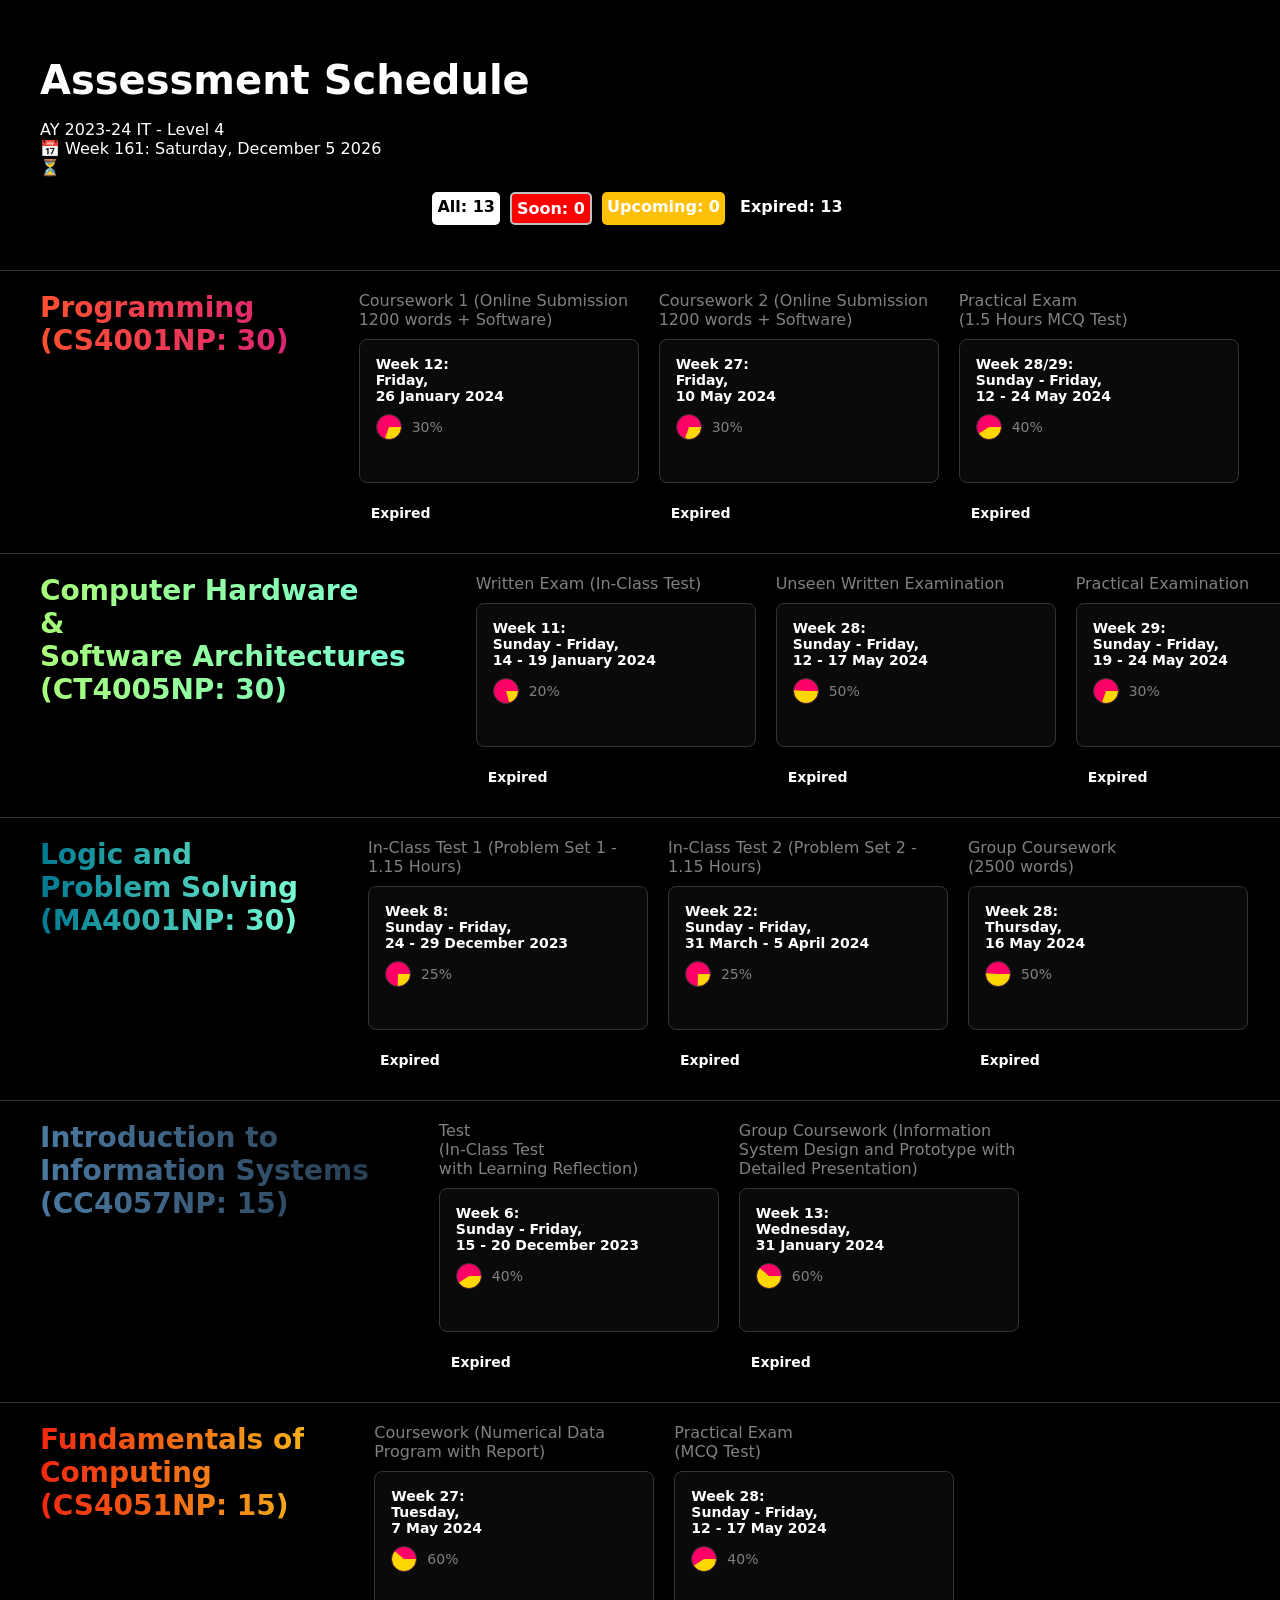
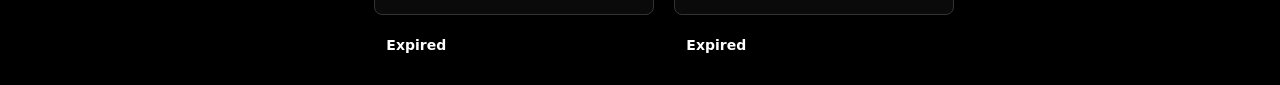
<file: exam/index.html>
<!DOCTYPE html>
<html lang="en">
<head>
    <meta charset="UTF-8">
    <meta name="viewport" content="width=device-width, initial-scale=1.0">
    <link rel="stylesheet" href="style.css">
    <title>Assessment Schedule</title>
</head>
<body>
    <div id="main">
        <div id="main-con">
<!-- <span class="remaining-days"></span> -->
<section class="section-container">
    <h1 class="heading">Assessment Schedule</h1>
    <p>AY 2023-24 IT - Level 4</p>
    <p><div id="date"></div></p>
	<p class="hourglass" style="display:inline-block;">⏳</p> <div style="display:inline-block;" id="nextExam"></div>
	<div style="padding-top:10px;text-align:center; display: flex; flex-wrap: wrap; justify-content: center;">
	<span style="background-color: white;color: black;" class="event-status top-stat" id="allCount"></span>	
	<span style="background-color: red;" class="event-status top-stat" id="soonCount"></span>
	<span style="background-color: #ffc107;" class="event-status top-stat" id="upcomingCount"></span>
	<span style="background-color: black;" class="event-status top-stat" id="expiredCount"></span>
	</div>
  </section>
  <hr class="divider" />
  
  <div class="schedule-container">
    <div class="schedule-stage__wrapper">
  
      <section class="schedule-stage">
        <div class="schedule-stage__title">
          <h3>Programming <br>(CS4001NP: 30)</h3>
        </div>
        <div class="schedule-stage_guide-container">
          <div class="guide-slot">
            <p>Coursework 1 (Online Submission 1200 words + Software)</p>
            <div class="guide-slot_card" data-date ="2024-01-26">
              <h4>Week 12:<br>Friday,<br> 26 January 2024</h4>
              <figure data-per="30" class="author-wrapper"></figure>
              <div class="event-status-container">
                <span class="event-status"></span>
                <span class="remaining-days"></span>
            </div>
            </div>
          </div>
          <div class="guide-slot">
            <p>Coursework 2 (Online Submission 1200 words + Software)</p>
            <div class="guide-slot_card" data-date ="2024-05-10">
              <h4>Week 27: <br>Friday,<br> 10 May 2024</h4>
              <figure data-per="30" class="author-wrapper"></figure>
              <div class="event-status-container">
                <span class="event-status"></span>
                <span class="remaining-days"></span>
            </div>
            </div>
          </div>
          <div class="guide-slot">
            <p>Practical Exam <br>(1.5 Hours MCQ Test)</p>
            <div class="guide-slot_card" data-date ="2024-05-24">
              <h4>Week 28/29:<br>Sunday - Friday,<br> 12 - 24 May 2024</h4>
              <figure data-per="40" class="author-wrapper"></figure>
              <div class="event-status-container">
                <span class="event-status"></span>
                <span class="remaining-days"></span>
            </div>
            </div>
          </div>
        </div>
      </section>
  
      <hr class="divider" />
  
      <section class="schedule-stage">
        <div class="schedule-stage__title">
          <h3>Computer Hardware<br> &<br> Software Architectures <br>(CT4005NP: 30)</h3>
        </div>
        <div class="schedule-stage_guide-container">
          <div class="guide-slot">
            <p>Written Exam (In-Class Test)</p>
            <div class="guide-slot_card" data-date ="2024-01-18">
              <h4>Week 11: <br>Sunday - Friday,<br> 14 - 19 January 2024</h4>
              <figure data-per="20" class="author-wrapper"></figure>
              <div class="event-status-container">
                <span class="event-status"></span>
                <span class="remaining-days"></span>
            </div>
            </div>
          </div>
          <div class="guide-slot">
            <p>Unseen Written Examination</p>
            <div class="guide-slot_card" data-date ="2024-05-17">
              <h4>Week 28: <br>Sunday - Friday,<br> 12 - 17 May 2024</h4>
              <figure data-per="50" class="author-wrapper"></figure>
              <div class="event-status-container">
                <span class="event-status"></span>
                <span class="remaining-days"></span>
            </div>
            </div>
          </div>
          <div class="guide-slot">
            <p>Practical Examination</p>
            <div class="guide-slot_card" data-date ="2024-05-24">
              <h4>Week 29:<br>Sunday - Friday,<br> 19 - 24 May 2024</h4>
              <figure data-per="30" class="author-wrapper"></figure>
              <div class="event-status-container">
                <span class="event-status"></span>
                <span class="remaining-days"></span>
            </div>
            </div>
          </div>
        </div>
      </section>
  
      <hr class="divider" />
  
      <section class="schedule-stage">
        <div class="schedule-stage__title">
          <h3>Logic and <br>Problem Solving <br>(MA4001NP: 30)</h3>
        </div>
        <div class="schedule-stage_guide-container">
          <div class="guide-slot">
            <p>In-Class Test 1 (Problem Set 1 - 1.15 Hours) </p>
            <div class="guide-slot_card" data-date ="2023-12-24">
              <h4>Week 8:<br>Sunday - Friday,<br> 24 - 29 December 2023</h4>
              <figure data-per="25" class="author-wrapper"></figure>
              <div class="event-status-container">
                <span class="event-status"></span>
                <span class="remaining-days"></span>
            </div>
            </div>
          </div>
          <div class="guide-slot">
            <p>In-Class Test 2 (Problem Set 2 - 1.15 Hours)</p>
            <div class="guide-slot_card" data-date ="2024-03-31">
              <h4>Week 22: <br>Sunday - Friday,<br> 31 March - 5 April 2024</h4>
              <figure data-per="25" class="author-wrapper"></figure>
              <div class="event-status-container">
                <span class="event-status"></span>
                <span class="remaining-days"></span>
            </div>
            </div>
          </div>
          <div class="guide-slot">
            <p>Group Coursework <br>(2500 words) </p>
            <div class="guide-slot_card" data-date ="2024-05-16">
              <h4>Week 28:<br>Thursday,<br> 16 May 2024</h4>
              <figure data-per="50" class="author-wrapper"></figure>
              <div class="event-status-container">
                <span class="event-status"></span>
                <span class="remaining-days"></span>
            </div>
            </div>
          </div>
        </div>
      </section>
  
      <hr class="divider" />
  
      <section class="schedule-stage">
        <div class="schedule-stage__title">
          <h3>Introduction to <br> Information Systems <br>(CC4057NP: 15)</h3>
        </div>
        <div class="schedule-stage_guide-container">
          <div class="guide-slot">
            <p>Test <br>(In-Class Test<br> with Learning Reflection)</p>
            <div class="guide-slot_card" data-date ="2023-12-20">
              <h4>Week 6:<br>Sunday - Friday, <br>15 - 20 December 2023</h4>
              <figure data-per="40" class="author-wrapper"></figure>
              <div class="event-status-container">
                <span class="event-status"></span>
                <span class="remaining-days"></span>
            </div>
            </div>
          </div>
          <div class="guide-slot">
            <p>Group Coursework (Information System Design and Prototype with Detailed Presentation)</p>
            <div class="guide-slot_card" data-date ="2024-01-31">
              <h4>Week 13: <br>Wednesday,<br> 31 January 2024</h4>
              <figure data-per="60" class="author-wrapper"></figure>
              <div class="event-status-container">
                <span class="event-status"></span>
                <span class="remaining-days"></span>
            </div>
            </div>
          </div>
        </div>
      </section>
  
      <hr class="divider" />
  
      <section class="schedule-stage">
        <div class="schedule-stage__title">
          <h3>Fundamentals of <br> Computing <br>(CS4051NP: 15)</h3>
        </div>
        <div class="schedule-stage_guide-container">
          <div class="guide-slot">
            <p>Coursework (Numerical Data Program with Report) </p>
            <div class="guide-slot_card" data-date ="2024-05-7">
              <h4>Week 27:<br>Tuesday,<br> 7 May 2024</h4>
              <figure data-per="60" class="author-wrapper"></figure>
              <div class="event-status-container">
                <span class="event-status"></span>
                <span class="remaining-days"></span>
            </div>
            </div>
          </div>
          <div class="guide-slot">
            <p>Practical Exam <br>(MCQ Test)</p>
            <div class="guide-slot_card" data-date ="2024-05-17">
                <h4>Week 28:<br>Sunday - Friday,<br> 12 - 17 May 2024</h4>
                <figure data-per="40" class="author-wrapper"></figure>
                <div class="event-status-container">
                  <span class="event-status"></span>
                  <span class="remaining-days"></span>
              </div>
              </div>
          </div>
        </div>
      </section>
  
    </div>
  </div>
        </div>
    </div>              
      
    <script src="script.js"></script>
</body>
</html>
</file>
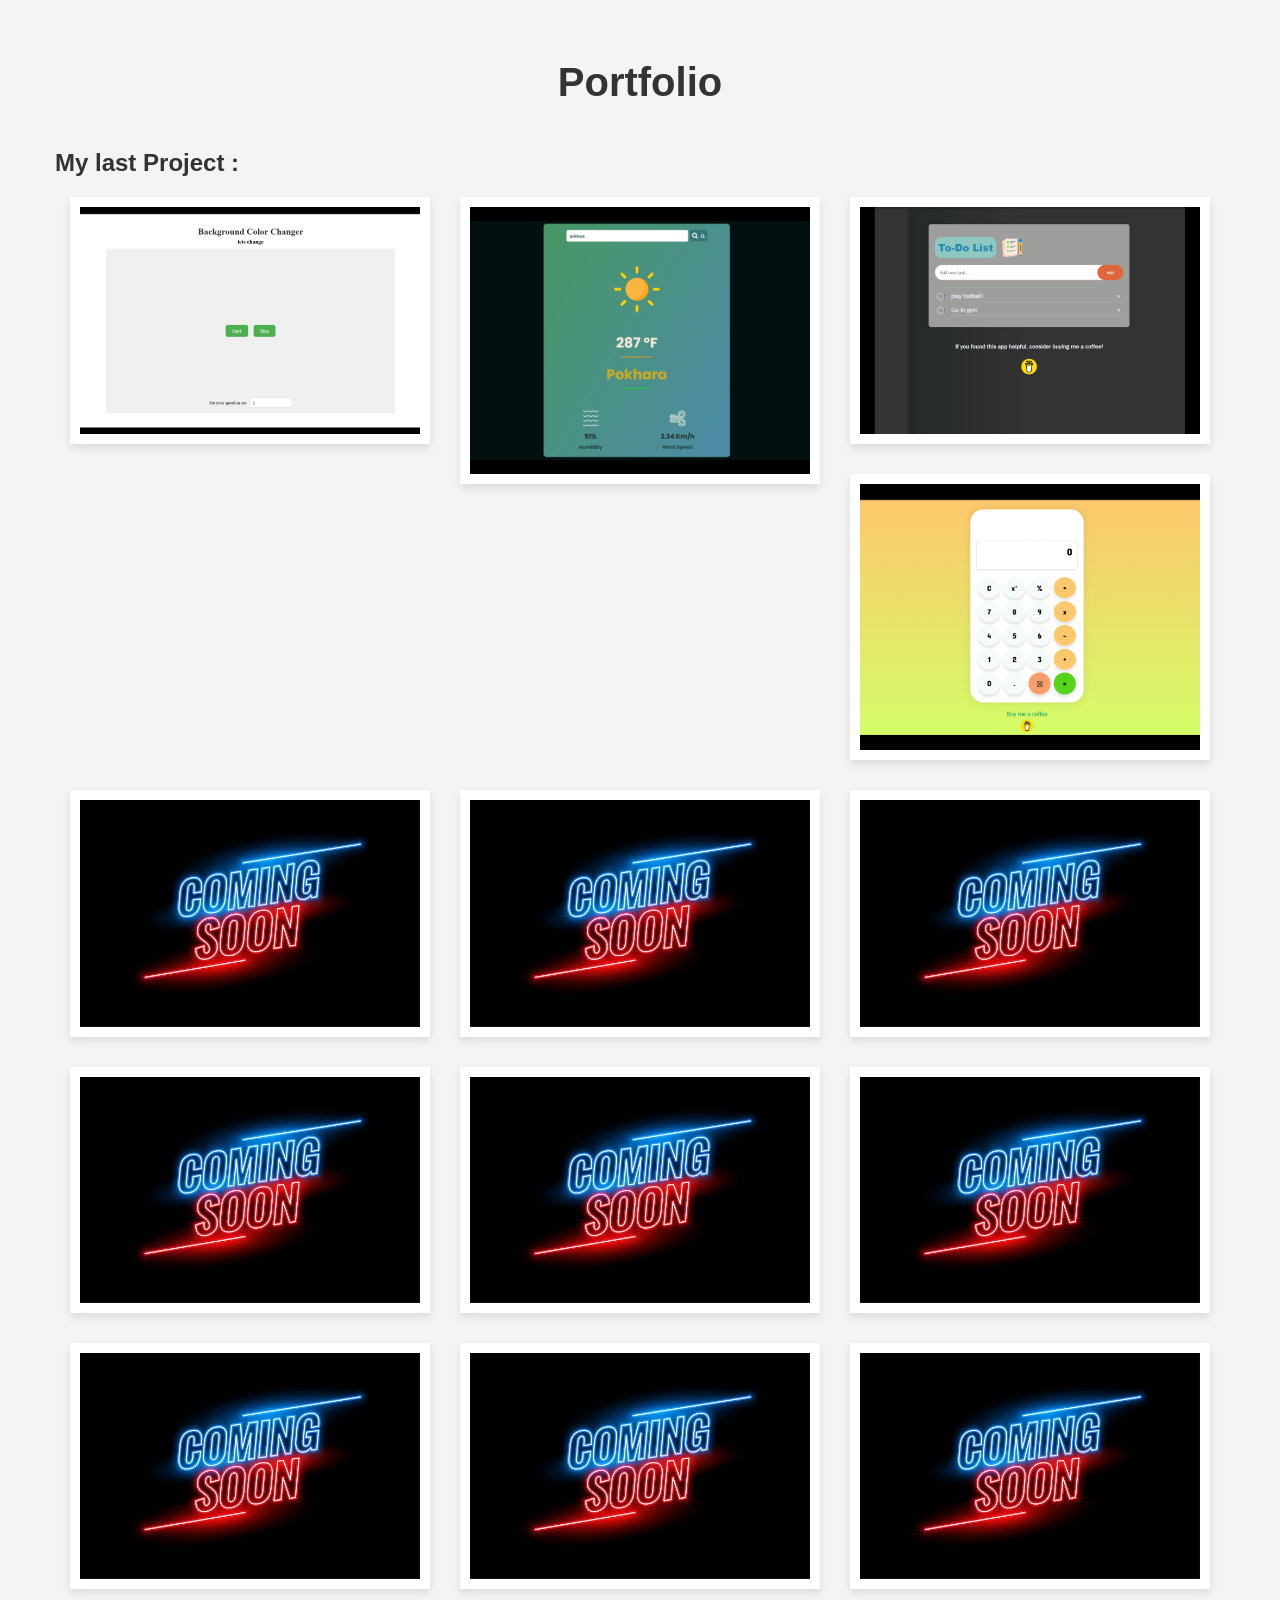
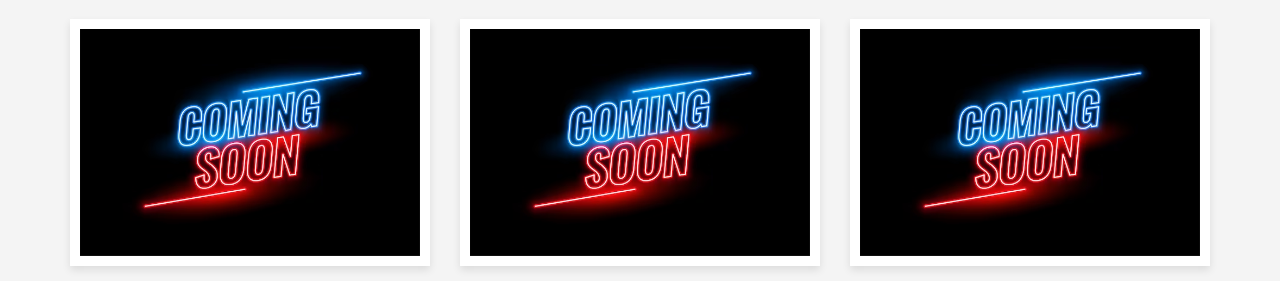
<file: images/portfolio/HTML/index.html>
<!DOCTYPE html>
    <html lang="en">
    <head>
        <meta charset="UTF-8">
        <meta name="viewport" content="width=device-width, initial-scale=1.0">
        <link rel="stylesheet" href="/css/port.css">
        <title>Explore more my Recent Project</title>
    </head>
    <body>
        <!--====Portfolio section start=====-->
        <section class="portfolio section" id="portfolio" >
            <div class="container">
            <div class="row">
                <div class="section-title padd-15">
                <h2>Portfolio</h2>
                </div>
            </div>
            <div class="row">
                <div class="portfolio-heading">
                <h2>My last Project :</h2>
                </div>
            </div>
            <div class="row">
                <!--====portfolio items start=====-->
                <div class="portfolio-item padd15">
                <div class="portfolio-item-inner shadow-dark">
                    <div class="portfolio-img">
                    <a href="/images/portfolio/07_Projects/07_project/index.html"><img src="/images/portfolio/more/BG_random.png" alt=""></a>
                    </div>
                </div>
                </div>
                <!--====portfolio items end=====-->
                <!--====portfolio items start=====-->
                <div class="portfolio-item padd15">
                <div class="portfolio-item-inner shadow-dark">
                    <div class="portfolio-img">
                    <a href="/images/portfolio/07_Projects/More/08_Project/index.html"><img src="/images/portfolio/more/weather.png" alt=""></a>
                    </div>
                </div>
                </div>
                <!--====portfolio items end=====-->
                <!--====portfolio items start=====-->
                <div class="portfolio-item padd15">
                <div class="portfolio-item-inner shadow-dark">
                    <div class="portfolio-img">
                    <a href="/images/portfolio/07_Projects/08_project/index.html"><img src="/images/portfolio/07_Projects/More/todo.png" alt=""></a>
                    </div>
                </div>
                </div>
                <!--====portfolio items end=====-->
                <!--====portfolio items start=====-->
                <div class="portfolio-item padd15">
                <div class="portfolio-item-inner shadow-dark">
                    <div class="portfolio-img">
                    <a href="/images/portfolio/07_Projects/More/10_Project/index.html"><img src="/images/portfolio/more/Calc.png" alt=""></a>
                    </div>
                </div>
                </div>
                <!--====portfolio items end=====-->
                <!--====portfolio items start=====-->
                <div class="portfolio-item padd15">
                <div class="portfolio-item-inner shadow-dark">
                    <div class="portfolio-img">
                    <a href="./images/portfolio/07_Projects/05_Project/index.html"><img src="/images/portfolio/demo.avif" alt=""></a>
                    </div>
                </div>
                </div>

                            <!--====portfolio items start=====-->
                            <div class="portfolio-item padd15">
                                <div class="portfolio-item-inner shadow-dark">
                                <div class="portfolio-img">
                                    <a href="./images/portfolio/07_Projects/01_project/index.html"><img src="/images/portfolio/demo.avif" alt=""></a>
                                </div>
                                </div>
                            </div>
                                <!--====portfolio items end=====-->
                                <!--====portfolio items start=====-->
                            <div class="portfolio-item padd15">
                                <div class="portfolio-item-inner shadow-dark">
                                <div class="portfolio-img">
                                    <a href="./images/portfolio/07_Projects/04_project/index.html"><img src="/images/portfolio/demo.avif" alt=""></a>
                                </div>
                                </div>
                            </div>
                                <!--====portfolio items end=====-->
                                <!--====portfolio items start=====-->
                            <div class="portfolio-item padd15">
                                <div class="portfolio-item-inner shadow-dark">
                                <div class="portfolio-img">
                                    <a href="./images/portfolio/07_Projects/02_project/index.html"><img src="/images/portfolio/demo.avif" alt=""></a>
                                </div>
                                </div>
                            </div>
                                <!--====portfolio items end=====-->
                                <!--====portfolio items start=====-->
                            <div class="portfolio-item padd15">
                                <div class="portfolio-item-inner shadow-dark">
                                <div class="portfolio-img">
                                    <a href="./images/portfolio/07_Projects/03_project/index.html"><img src="/images/portfolio/demo.avif" alt=""></a>
                                </div>
                                </div>
                            </div>
                                <!--====portfolio items end=====-->
                                <!--====portfolio items start=====-->
                            <div class="portfolio-item padd15">
                                <div class="portfolio-item-inner shadow-dark">
                                <div class="portfolio-img">
                                    <a href="./images/portfolio/07_Projects/05_Project/index.html"><img src="/images/portfolio/demo.avif" alt=""></a>
                                </div>
                                </div>
                            </div>
                                            <!--====portfolio items start=====-->
                    <div class="portfolio-item padd15">
                        <div class="portfolio-item-inner shadow-dark">
                        <div class="portfolio-img">
                            <a href="./images/portfolio/07_Projects/01_project/index.html"><img src="/images/portfolio/demo.avif" alt=""></a>
                        </div>
                        </div>
                    </div>
                        <!--====portfolio items end=====-->
                        <!--====portfolio items start=====-->
                    <div class="portfolio-item padd15">
                        <div class="portfolio-item-inner shadow-dark">
                        <div class="portfolio-img">
                            <a href="./images/portfolio/07_Projects/04_project/index.html"><img src="/images/portfolio/demo.avif" alt=""></a>
                        </div>
                        </div>
                    </div>
                        <!--====portfolio items end=====-->
                        <!--====portfolio items start=====-->
                    <div class="portfolio-item padd15">
                        <div class="portfolio-item-inner shadow-dark">
                        <div class="portfolio-img">
                            <a href="./images/portfolio/07_Projects/02_project/index.html"><img src="/images/portfolio/demo.avif" alt=""></a>
                        </div>
                        </div>
                    </div>
                        <!--====portfolio items end=====-->
                        <!--====portfolio items start=====-->
                    <div class="portfolio-item padd15">
                        <div class="portfolio-item-inner shadow-dark">
                        <div class="portfolio-img">
                            <a href="./images/portfolio/07_Projects/03_project/index.html"><img src="/images/portfolio/demo.avif" alt=""></a>
                        </div>
                        </div>
                    </div>
                        <!--====portfolio items end=====-->
                        <!--====portfolio items start=====-->
                    <div class="portfolio-item padd15">
                        <div class="portfolio-item-inner shadow-dark">
                        <div class="portfolio-img">
                            <a href="./images/portfolio/07_Projects/05_Project/index.html"><img src="/images/portfolio/demo.avif" alt=""></a>
                        </div>
                        </div>
                    </div>
                    <!--====portfolio items end=====-->
                    <!--====portfolio items start=====-->
                    <div class="portfolio-item padd15">
                    <div class="portfolio-item-inner shadow-dark">
                        <div class="portfolio-img">
                        <a href="./images/portfolio/07_Projects/06_Project/index.html"><img src="/images/portfolio/demo.avif" alt=""></a>
                        </div>
                    </div>
                    </div>
                    <!--====portfolio items end=====-->
                </div>
                </div>
                </section>
        <!--====Portfolio  section end=====-->
    </body>
    </html>
</file>
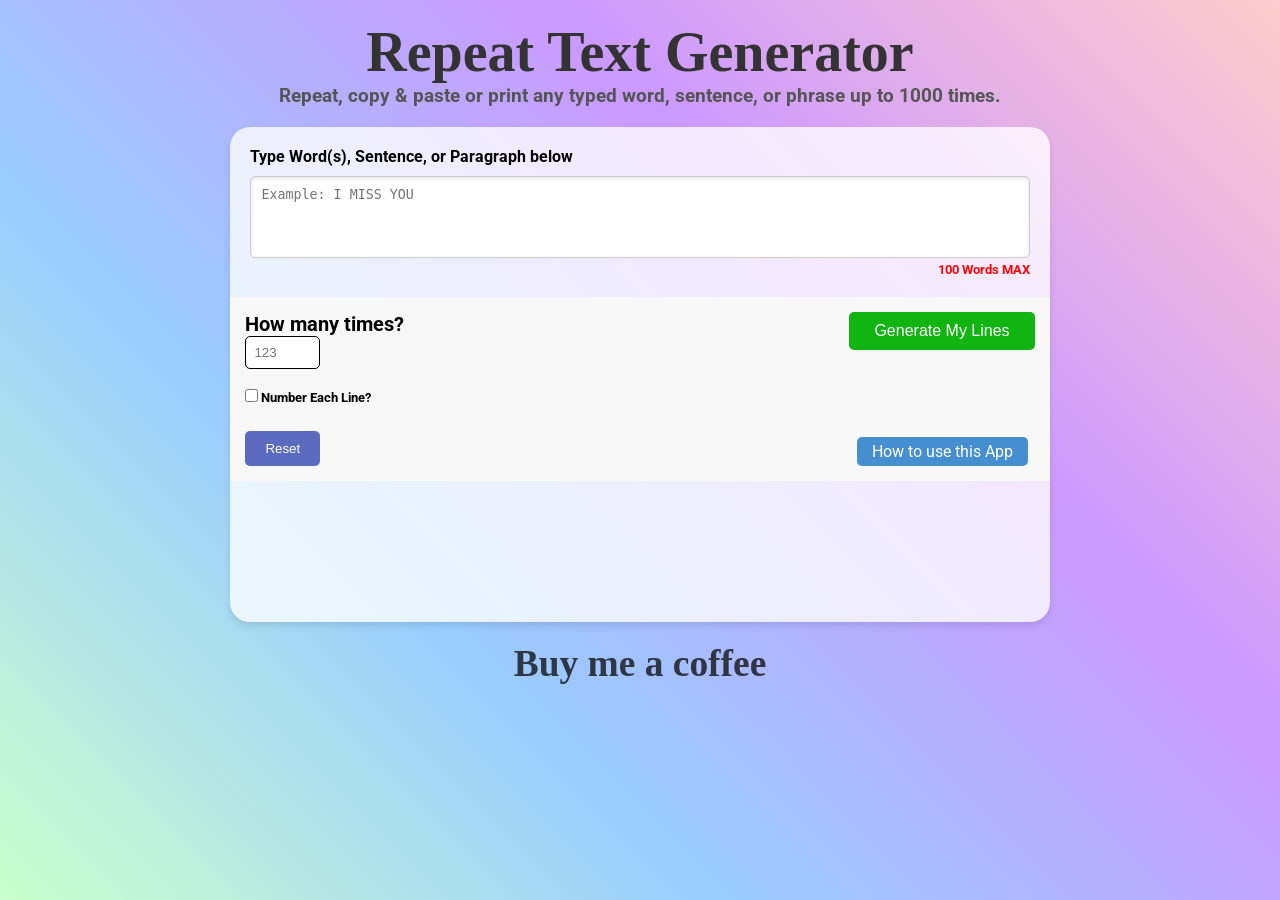
<file: images/portfolio/07_Projects/05_Project/index.html>
<!DOCTYPE html>
<html lang="en">
<head>
    <meta charset="UTF-8">
    <meta name="viewport" content="width=device-width, initial-scale=1.0">
    <meta name="description" content="Generate repeated text easily with the Repeat Text Generator by t/rex.dev. Repeat any word, sentence, or phrase up to 1000 times. Copy, paste, or print your repeated text hassle-free.">
    <meta name="keywords" content="repeat text generator, text repeater, repeat words, copy text multiple times, duplicate text">
    <meta name="author" content="Your Name">
    <meta property="og:type" content="website">
    <meta property="og:url" content="https://janakdevkota.com.np/images/portfolio/07_Projects/05_Project/index.html">
    <meta property="og:title" content="Repeat Text Generator | t/rex.dev">
    <meta property="og:description" content="Generate repeated text easily with the Repeat Text Generator by t/rex.dev. Repeat any word, sentence, or phrase up to 1000 times. Copy, paste, or print your repeated text hassle-free.">
    <meta property="og:image" content="https://janakdevkota.com.np/images/portfolio/07_Projects/05_Project/index.html">
    <meta property="twitter:card" content="summary_large_image">
    <meta property="twitter:url" content="https://janakdevkota.com.np/images/portfolio/07_Projects/05_Project/index.html">
    <meta property="twitter:title" content="Repeat Text Generator | t/rex.dev">
    <meta property="twitter:description" content="Generate repeated text easily with the Repeat Text Generator by t/rex.dev. Repeat any word, sentence, or phrase up to 1000 times. Copy, paste, or print your repeated text hassle-free.">
    <meta property="twitter:image" content="https://janakdevkota.com.np/images/portfolio/07_Projects/05_Project/index.html">
    <link rel="stylesheet" href="styles.css">
    <title>Repeat Text Generator | t/rex.dev</title>
</head>
<body>
    <div id="full">
        <div id="main">
            <div id="top">
                <h1>Repeat Text Generator</h1>
                <h2>Repeat, copy & paste or print any typed word, sentence, or phrase up to 1000 times.</h2>
            </div>
            <div id="down">
                <div id="up">
                    <h2>Type Word(s), Sentence, or Paragraph below</h2>
                    <textarea rows="4" class="form-control" id="textarea" name="line" placeholder="Example: I MISS YOU"></textarea>
                    <h3>100 Words MAX</h3>
                </div>
                <div id="below">
                    <div id="left">
                        <h2>How many times?</h2>
                        <input type="number" class="form-control" name="number" id="numberInput" placeholder="123" style="width:75px;">
                        <label>
                            <input type="checkbox" value="yes" name="yes" id="numberCheckbox">
                            <strong>Number Each Line?</strong>
                        </label>
                        <br>
                        <button type="button" class="btn btn-secondary btn-sm" onclick="myFunction()">Reset</button>
                    </div>
                    <div id="right">
                        <button type="submit" id="btn-success" name="submit">Generate My Lines</button><br>
                        <a class="use" href="bart.jpg">How to use this App</a>
                    </div>
                </div>
            </div>
            <div id="coffee">
                <a href="https://www.buymeacoffee.com/atokvedjanu" style="text-decoration: none; color: #0d0d0dc5;"><h3>Buy me a coffee</h3></a>
            </div>
            <div id="final">
                <!-- <h3>message</h3> -->
                <button id="copy">Copy</button>
                <div id="result">Here is your result</div>
                <ol></ol>
            </div>
        </div>
    </div>
    <script src="script.js"></script>
</body>
</html>
</file>
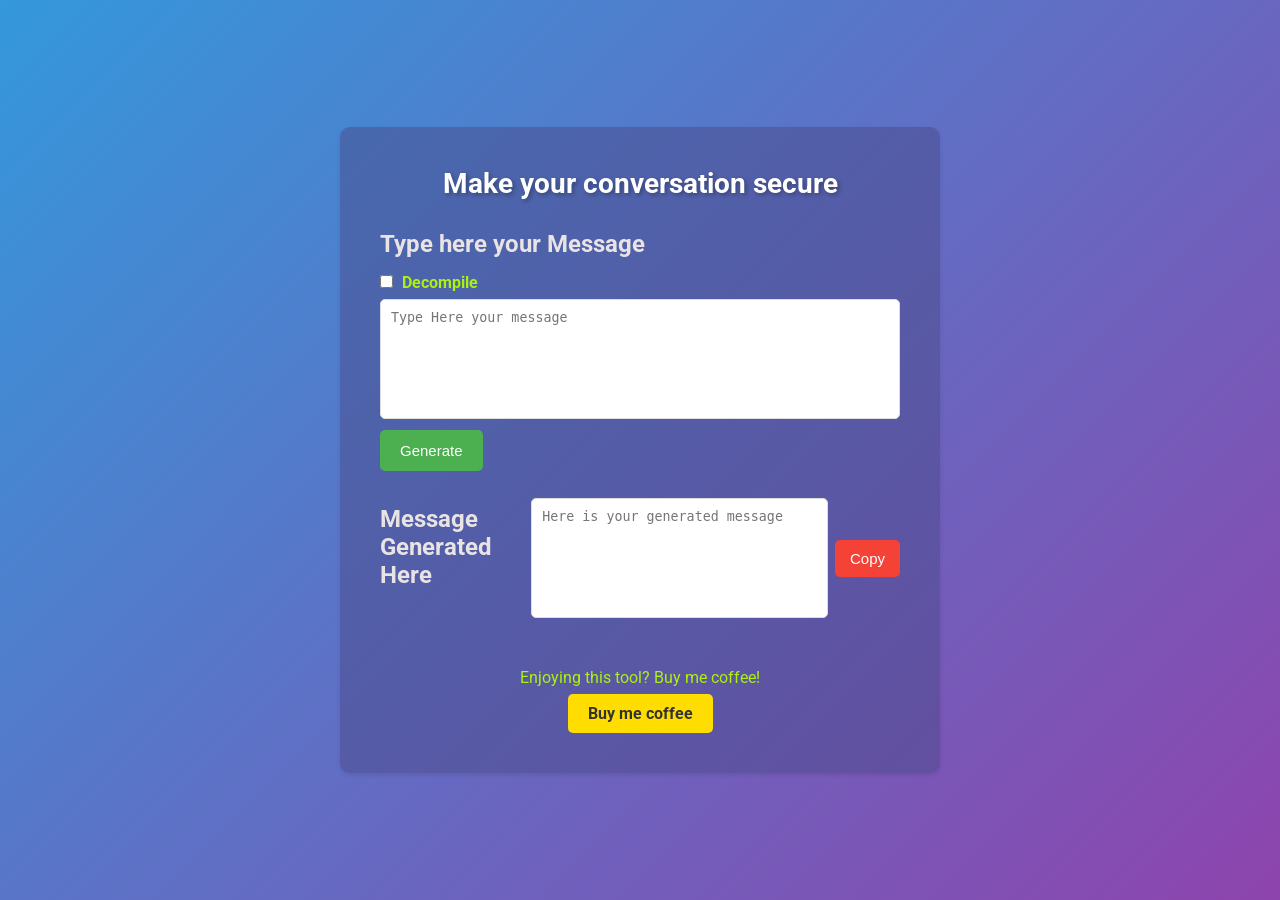
<file: images/portfolio/07_Projects/06_Project/index.html>
<!DOCTYPE html>
<html lang="en">
<head>
    <meta charset="UTF-8">
    <meta name="viewport" content="width=device-width, initial-scale=1.0">
    <meta name="description" content="Encrypt and decrypt text messages using emojis securely. Convert your messages to secret emoji codes for fun and privacy.">
    <meta name="keywords" content="encrypt messages, decrypt messages, emoji cipher, secure messaging, text to emoji, emoji encryption">
    <meta name="author" content="Janak Devkota">
    
    <!-- Open Graph / Facebook -->
    <meta property="og:type" content="website">
    <meta property="og:url" content="http://127.0.0.1:5501/images/portfolio/07_Projects/06_Project/index.html">
    <meta property="og:title" content="Encrypt and Decrypt Messages with Emoji | Emoji Cipher Tool">
    <meta property="og:description" content="Encrypt and decrypt text messages using emojis securely. Convert your messages to secret emoji codes for fun and privacy.">
    <meta property="og:image" content="http://127.0.0.1:5501/images/portfolio/07_Projects/06_Project/index.html">

    <!-- Twitter -->
    <meta property="twitter:card" content="summary_large_image">
    <meta property="twitter:url" content="http://127.0.0.1:5501/images/portfolio/07_Projects/06_Project/index.html">
    <meta property="twitter:title" content="Encrypt and Decrypt Messages with Emoji | Emoji Cipher Tool">
    <meta property="twitter:description" content="Encrypt and decrypt text messages using emojis securely. Convert your messages to secret emoji codes for fun and privacy.">
    <meta property="twitter:image" content="http://127.0.0.1:5501/images/portfolio/07_Projects/06_Project/index.html">

    <link rel="stylesheet" href="styles.css">
    <title>Encrypt and Decrypt Messages with Emoji | Emoji Cipher Tool</title>
</head>
<body>
    <div id="main">
        <div id="container">
            <h1 class="new-heading">Make your conversation secure</h1>
            <div class="box box1">
                <h1>Type here your Message</h1>
                <input type="checkbox" value="yes" name="yes" id="numberCheckbox"><strong style="padding-left: 9px;">Decompile</strong>
                <textarea name="input" id="input" cols="30" rows="10" placeholder="Type Here your message"></textarea>
                <button id="btn">Generate</button>
            </div>
            <div class="box box2">
                <h1>Message Generated Here</h1>
                <textarea name="input" id="result" cols="30" rows="10" placeholder="Here is your generated message"></textarea>
                <button id="copy">Copy</button>
            </div>
            <div class="buy-me-coffee">
                <p>Enjoying this tool? Buy me coffee!</p>
                <a href="https://www.buymeacoffee.com/atokvedjanu" style="margin-top: 7px;">Buy me coffee</a>
            </div>
        </div>
    </div>
    <script src="script.js"></script>
</body>
</html>
</file>
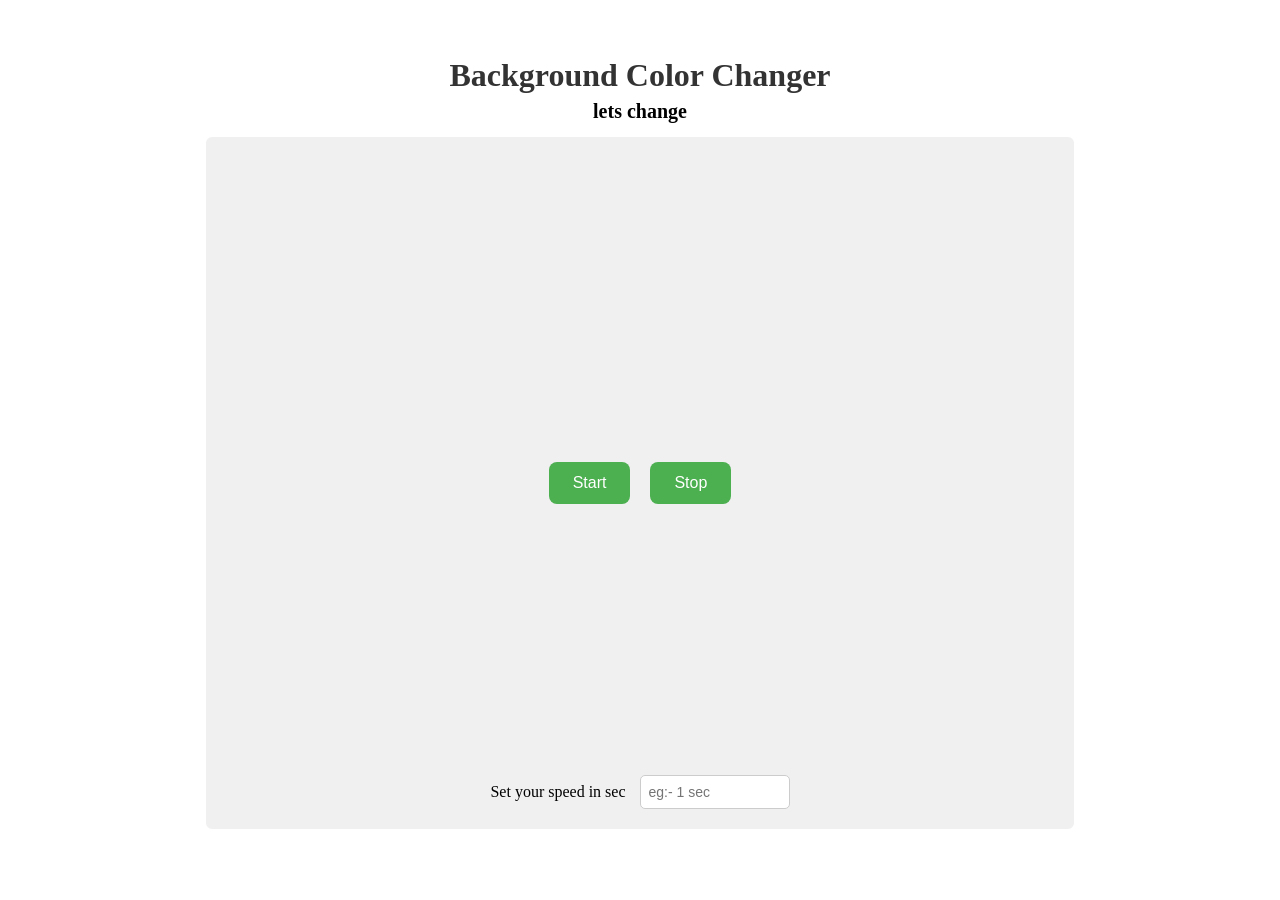
<file: images/portfolio/07_Projects/07_project/index.html>
<!DOCTYPE html>
<html lang="en">
<head>
    <meta charset="UTF-8">
    <meta name="viewport" content="width=device-width, initial-scale=1.0">
    <link rel="stylesheet" href="styles.css">
    <title>Background Color Changer</title>
</head>
<body>
    <div id="main">
        <h1>Background Color Changer</h1>
        <h2 style="font-size: 20px;" id="msg">lets change</h2>
        <div id="container">
            <button id="start">Start</button>
            <button id="stop">Stop</button>
            <label for="Setspeed">Set your speed in sec
                <input type="setSpeed" id="setFast" placeholder="eg:- 1 sec">
            </label>
        </div>
    </div>
    <script src="script.js"></script>
</body>
</html>
</file>
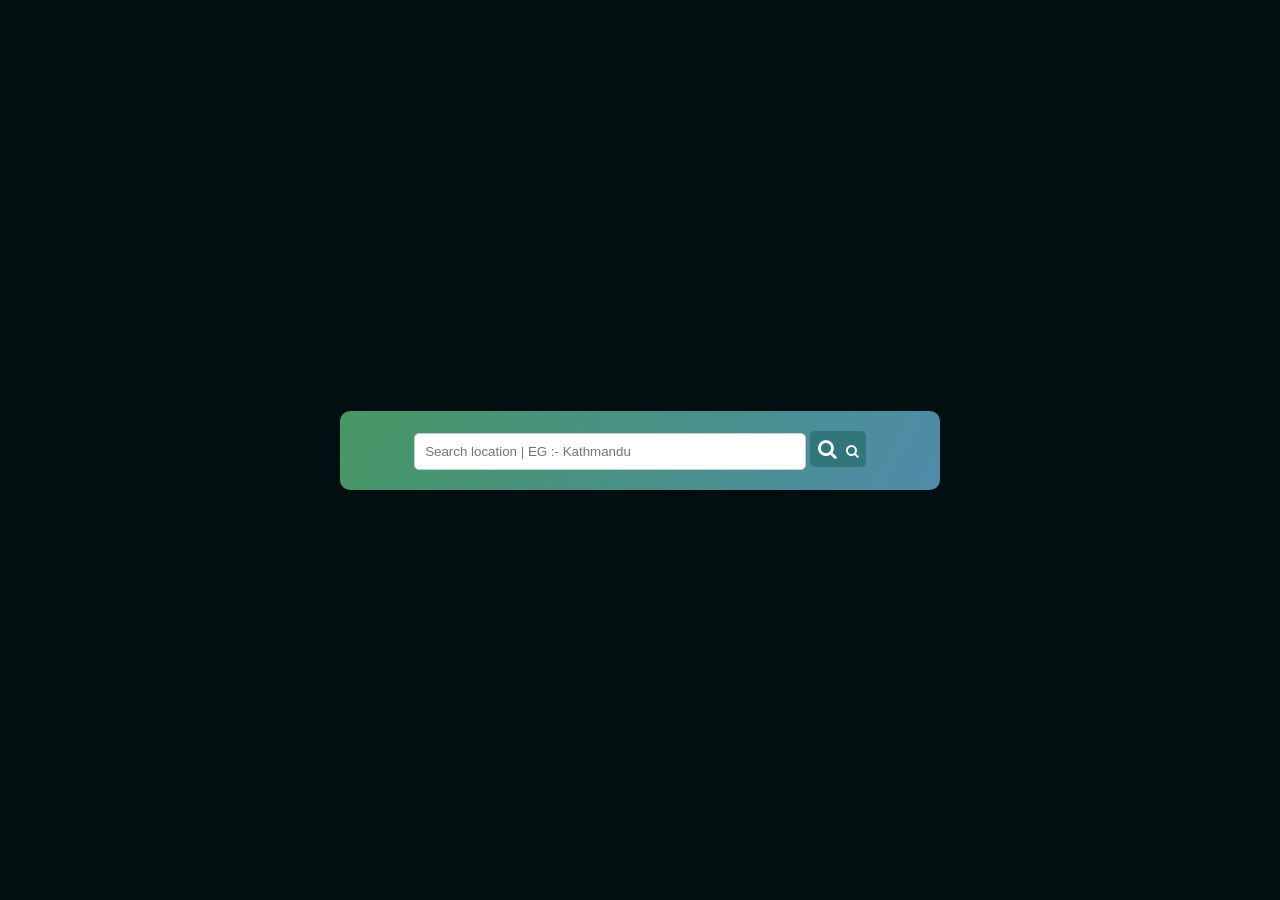
<file: images/portfolio/07_Projects/08_Project/index.html>
<!DOCTYPE html>
<html lang="en">
<head>
    <meta charset="UTF-8">
    <meta name="viewport" content="width=device-width, initial-scale=1.0">
    <link rel="stylesheet" href="https://cdnjs.cloudflare.com/ajax/libs/font-awesome/4.7.0/css/font-awesome.min.css">
    <link rel="stylesheet" href="styles.css">
    <title>Weather App</title>
</head>
<body>
    <div id="main">
        <div id="app">
            <div id="top">
                <input type="text" id="input" placeholder="Search location | EG :- Kathmandu">
                <button id="search-btn"><i class="fa fa-search" aria-hidden="true"></i>
                </i></button>
            </div>
            <div id="down">
            <div id="middle">
                <img src="images/clouds.png" alt="Cloudy Weather">
                <h1 id="celcius">7 °C</h1>
                <h2 id="cityName">New York</h2>
            </div>
            <div id="bottom">
                <div class="weather-info">
                    <img src="images/humidity.png" alt="Humidity Icon">
                    <h2 id="hum">48%</h2>
                    <p>Humidity</p>
                </div>
                <div class="weather-info">
                    <img src="images/wind.png" alt="Wind Icon">
                    <h2 id="speed">10 km/h</h2>
                    <p>Wind Speed</p>
                </div>
            </div>
        </div>
        </div>
    </div>
    <script src="script.js"></script>
</body>
</html>
</file>
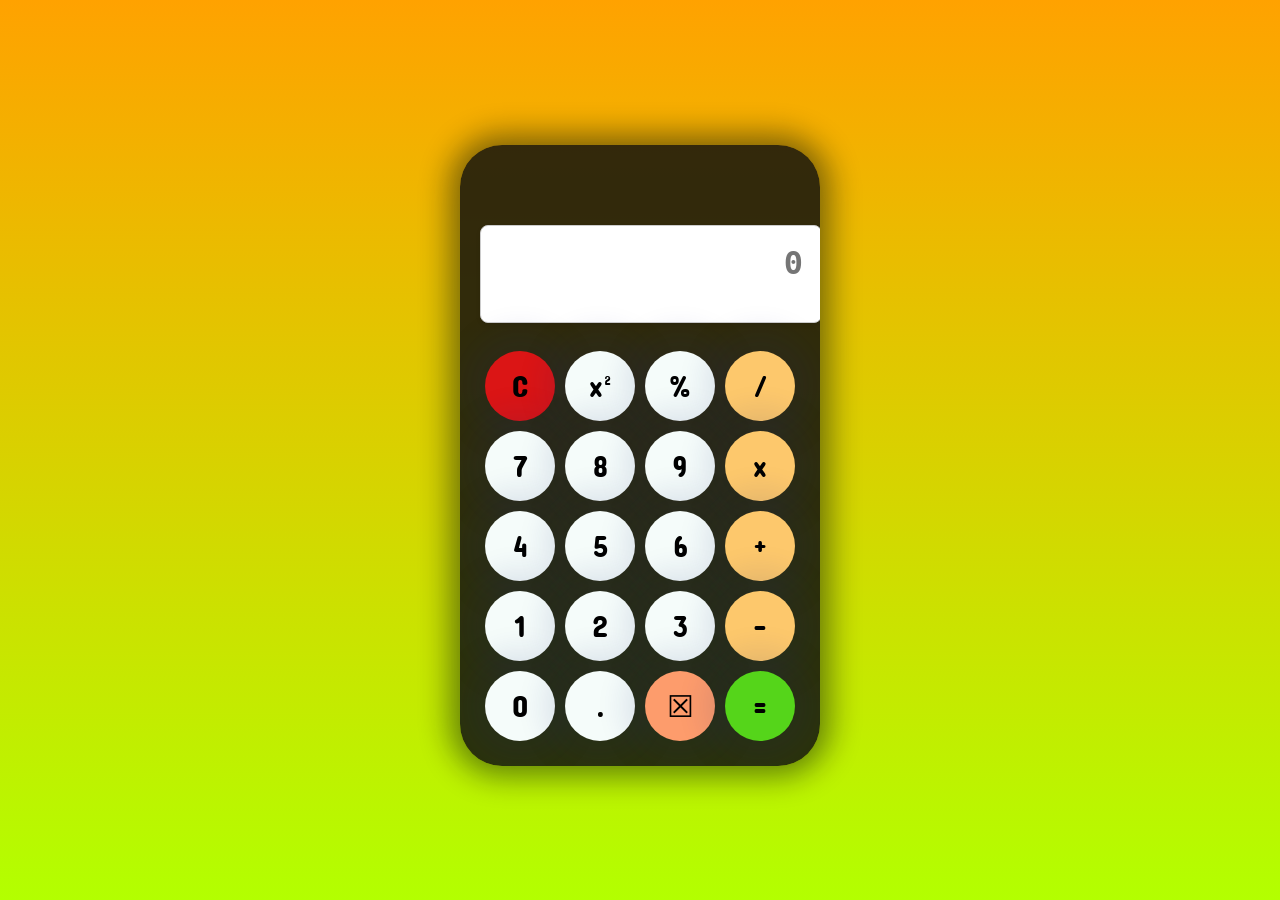
<file: images/portfolio/07_Projects/More/10_Project/index.html>
<!DOCTYPE html>
<html lang="en">
<head>
    <meta charset="UTF-8">
    <meta name="viewport" content="width=device-width, initial-scale=1.0">
    <link rel="stylesheet" href="styles.css">
    <title>Calculator</title>
    <style>
        /* #coffee-btn {
            width: 100%;
            padding: 15px;
            margin-top: 10px;
            border: none;
            border-radius: 5px;
            font-size: 18px;
            cursor: pointer;
            transition: background-color 0.3s ease;
            background-color: transparent;
            color: #0ca96a;
        }
        #coffee-btn:hover {
            font-size: 25px;
        }
        img{
            width: 40px;
           transform: translate(400%, -20%);
           border-radius: 50px;
        } */
    </style>
</head>
<body>
    <div id="main">
        <div id="container">
            <textarea id="result" cols="15" rows="1" placeholder="0" style="resize: none;"></textarea>
            <!-- <div id="result1">0</div> -->
            <div class="row">
                <div class="btn" id="clear" style="background-color: rgb(219, 21, 21);">C</div>
                <div class="btn">x²</div>
                <div class="btn">%</div>
                <div class="btn" style="background-color: #fdc86c;">/</div>
            </div>
            <div class="row">
                <div class="btn">7</div>
                <div class="btn">8</div>
                <div class="btn">9</div>
                <div class="btn" style="background-color: #fdc86c;">x</div>
            </div>
            <div class="row">
                <div class="btn">4</div>
                <div class="btn">5</div>
                <div class="btn">6</div>
                <div class="btn" style="background-color: #fdc86c;">+</div>
            </div>
            <div class="row">
                <div class="btn">1</div>
                <div class="btn">2</div>
                <div class="btn">3</div>
                <div class="btn" style="background-color: #fdc86c;">-</div>
            </div>
            <div class="row">
                <div class="btn">0</div>
                <div class="btn">.</div>
                <div class="btn" style="background-color: #fd9c6c;">☒</div>
                <div class="btn" style="background-color: #55d51a;">=</div>
            </div>
        </div>
        <!-- <button id="coffee-btn">Buy me a coffee</button>
        <img src="https://pbs.twimg.com/profile_images/1743190625720348672/djno50xC_400x400.jpg" alt=""> -->
    </div>
    <script src="script.js"></script>
</body>
</html>
</file>
<file: exam/style.css>
/*
* Prefixed by https://autoprefixer.github.io
* PostCSS: v8.4.14,
* Autoprefixer: v10.4.7
* Browsers: last 4 version
*/

*{
  margin: 0;
  padding: 0;
  -webkit-box-sizing: border-box;
          box-sizing: border-box;
}

html, body{
  height: 100%;
  width: 100%;
}



#main-con{
  height: 90%;
  width: 100%;
  /* background-color: #0e1215; */
}
:root {
  --padding: 4rem;
  --border: hsl(0, 0%, 20%);
}

html {
  -webkit-box-sizing: border-box;
          box-sizing: border-box;
  font-size: 62.5%;
}

*,
*:before,
*:after {
  margin: 0;
  padding: 0;
  -webkit-box-sizing: inherit;
          box-sizing: inherit;
}

body {
  font-size: 1.6rem;
  -webkit-font-smoothing: antialiased;
  -moz-osx-font-smoothing: grayscale;
}

h1 {
  font-size: 4rem;
}

h3 {
  font-size: 2.8rem;
}

body {
  background: #000000;
  color: #ffffff;
  font-family: system-ui, sans-serif;
}

.heading {
  line-height: 2;
  font-weight: 900;
}

.section-container {
  padding: var(--padding);
}

.section-container a {
  color: #ffffff;
}

.schedule-container {
  overflow: auto;
}

.schedule-stage__wrapper {
  display: inline-block;
}

.schedule-stage {
  display: -ms-grid;
  display: grid;
  grid-auto-columns: -webkit-max-content;
  grid-auto-columns: max-content;
  grid-auto-flow: column;
  grid-gap: 2rem;
  padding-bottom: 5rem;
  padding-top: 2rem;
  min-width: 100vw;
}

.schedule-stage::after {
  content: "";
  width: var(--padding);
}

.divider {
  position: sticky;
  left: 0;
  border: none;
  border-bottom: 1px solid var(--border);
}

.schedule-stage:nth-child(1) > .schedule-stage__title > h3 {
  background: -webkit-gradient(linear, left top, right top, from(#FF512F), to(#DD2476));
  background: -o-linear-gradient(left, #FF512F, #DD2476);
  background: linear-gradient(to right, #FF512F, #DD2476);
  -webkit-background-clip: text;
  -webkit-text-fill-color: transparent;
}

.schedule-stage:nth-child(3) > .schedule-stage__title > h3 {
  background: -webkit-gradient(linear, left top, right top, from(#a8ff78), to(#78ffd6));
  background: -o-linear-gradient(left, #a8ff78, #78ffd6);
  background: linear-gradient(to right, #a8ff78, #78ffd6);
  -webkit-background-clip: text;
  -webkit-text-fill-color: transparent;
}

.schedule-stage:nth-child(5) > .schedule-stage__title > h3 {
  background: -webkit-gradient(linear, left top, right top, from(#007991), to(#78ffd6));
  background: -o-linear-gradient(left, #007991, #78ffd6);
  background: linear-gradient(to right, #007991, #78ffd6);
  -webkit-background-clip: text;
  -webkit-text-fill-color: transparent;
}

.schedule-stage:nth-child(7) > .schedule-stage__title > h3 {
  background: -webkit-gradient(linear, left top, right top, from(#4b79a1), to(#283e51));
  background: -o-linear-gradient(left, #4b79a1, #283e51);
  background: linear-gradient(to right, #4b79a1, #283e51);
  -webkit-background-clip: text;
  -webkit-text-fill-color: transparent;
}

.schedule-stage:nth-child(9) > .schedule-stage__title > h3 {
  background: -webkit-gradient(linear, left top, right top, from(#f12711), to(#f5af19));
  background: -o-linear-gradient(left, #f12711, #f5af19);
  background: linear-gradient(to right, #f12711, #f5af19);
  -webkit-background-clip: text;
  -webkit-text-fill-color: transparent;
}

.schedule-stage__title {
  position: sticky;
  left: 0;
  padding-right: 5rem;
  height: 100%;
  padding-left: var(--padding);
  background: -webkit-gradient(linear, left top, right top, color-stop(30%, #000000), to(hsla(0, 0%, 0%, 0)));
  background: -o-linear-gradient(left, #000000 30%, hsla(0, 0%, 0%, 0));
  background: linear-gradient(to right, #000000 30%, hsla(0, 0%, 0%, 0));
}

.schedule-stage__title > h3 {
  font-weight: 900;
}

.schedule-stage_guide-container {
  display: -ms-grid;
  display: grid;
  grid-auto-flow: column;
  grid-auto-columns: 280px;
  grid-gap: 2rem;
}

.guide-slot {
  color: hsl(0, 0%, 50%);
}

.guide-slot > p {
  margin-bottom: 1rem;
}

.guide-slot_card {
  background: hsl(0, 0%, 4%);
  border: 1px solid var(--border);
  border-radius: 0.8rem;
  font-size: 1.4rem;
  margin-bottom: 2rem;
  padding: 1.6rem;
  cursor: pointer;
}

.guide-slot_card:hover {
  border-color: hsl(0, 0%, 70%);
}

.guide-slot_card > h4 {
  margin-right: 5rem;
  font-size: 1.4rem;
  color: #ffffff;
}

.author-wrapper {
  display: -webkit-box;
  display: -ms-flexbox;
  display: flex;
  -webkit-box-align: center;
      -ms-flex-align: center;
          align-items: center;
  margin-top: 1rem;
}

.author-wrapper > svg {
  display: inline-block;
  inline-size: 2.6rem;
  block-size: 2.6rem;
  border-radius: 50%;
  overflow: hidden;
  margin-right: 1rem;
  border: 1px solid var(--border);
}

.author-wrapper > svg > img {
  inline-size: 100%;
  block-size: 100%;
  -o-object-fit: cover;
     object-fit: cover;
}

@-webkit-keyframes rotate {
  to {
  }
}

@keyframes rotate {
  to {
  }
}

.pie {
  width: 100%;
  background: #f06;
  border-radius: 50%;
}

.pie circle {
  fill: none;
  stroke: gold;
  stroke-width: 32;
  -webkit-animation: rotate 1.5s ease-in;
          animation: rotate 1.5s ease-in;
}

@keyframes hourglass {
  from {
    -ms-transform: rotate(0deg);
    -moz-transform: rotate(0deg);
    -webkit-transform: rotate(0deg);
    -o-transform: rotate(0deg);
    transform: rotate(0deg);
  }
  to {
    -ms-transform: rotate(360deg);
    -moz-transform: rotate(360deg);
    -webkit-transform: rotate(360deg);
    -o-transform: rotate(360deg);
    transform: rotate(360deg);
  }
}
.hourglass {
  -webkit-animation: hourglass 4s linear infinite;
  -moz-animation: hourglass 4s linear infinite;
  -ms-animation: hourglass 4s linear infinite;
  -o-animation: hourglass 4s linear infinite;
  animation: hourglass 4s linear infinite;
}


@keyframes rotate {
  from {
    -webkit-transform: rotate(0deg);
            transform: rotate(0deg);
  }
  to {
    -webkit-transform: rotate(360deg);
            transform: rotate(360deg);
  }
}

.pie {
  width: 100%;
  background: #f06;
  border-radius: 50%;
  -webkit-animation: rotate 4s linear infinite;
          animation: rotate 4s linear infinite; /* Adjust the duration and timing function as needed */
}


/* @-webkit-keyframes rotate1 { */
/* from { */
  /* -webkit-transform: rotate(0deg); */
          /* transform: rotate(0deg); */
/* } */
/* to { */
  /* -webkit-transform: rotate(360deg); */
          /* transform: rotate(360deg); */
/* } */
/* } */


/* @keyframes rotate1 { */
/* from { */
  /* -webkit-transform: rotate(0deg); */
          /* transform: rotate(0deg); */
/* } */
/* to { */
  /* -webkit-transform: rotate(360deg); */
          /* transform: rotate(360deg); */
/* } */
/* } */

/* @-webkit-keyframes rotate2 { */
/* from { */
  /* -webkit-transform: rotate(0deg); */
          /* transform: rotate(0deg); */
/* } */
/* to { */
  /* -webkit-transform: rotate(-360deg); */
          /* transform: rotate(-360deg); */
/* } */
/* } */

/* @keyframes rotate2 { */
/* from { */
  /* -webkit-transform: rotate(0deg); */
          /* transform: rotate(0deg); */
/* } */
/* to { */
  /* -webkit-transform: rotate(-360deg); */
          /* transform: rotate(-360deg); */
/* } */
/* } */

/* @-webkit-keyframes rotate3 { */
/* from { */
  /* -webkit-transform: rotate(0deg); */
          /* transform: rotate(0deg); */
/* } */
/* to { */
  /* -webkit-transform: rotate(180deg); */
          /* transform: rotate(180deg); */
/* } */
/* } */

/* @keyframes rotate3 { */
/* from { */
  /* -webkit-transform: rotate(0deg); */
          /* transform: rotate(0deg); */
/* } */
/* to { */
  /* -webkit-transform: rotate(180deg); */
          /* transform: rotate(180deg); */
/* } */
/* } */

/* @-webkit-keyframes rotate4 { */
/* from { */
  /* -webkit-transform: rotate(0deg); */
          /* transform: rotate(0deg); */
/* } */
/* to { */
  /* -webkit-transform: rotate(-180deg); */
          /* transform: rotate(-180deg); */
/* } */
/* } */

/* @keyframes rotate4 { */
/* from { */
  /* -webkit-transform: rotate(0deg); */
          /* transform: rotate(0deg); */
/* } */
/* to { */
  /* -webkit-transform: rotate(-180deg); */
          /* transform: rotate(-180deg); */
/* } */
/* } */

/* @-webkit-keyframes rotate5 { */
/* from { */
  /* -webkit-transform: rotate(0deg); */
          /* transform: rotate(0deg); */
/* } */
/* to { */
  /* -webkit-transform: rotate(90deg); */
          /* transform: rotate(90deg); */
/* } */
/* } */

/* @keyframes rotate5 { */
/* from { */
  /* -webkit-transform: rotate(0deg); */
          /* transform: rotate(0deg); */
/* } */
/* to { */
  /* -webkit-transform: rotate(90deg); */
          /* transform: rotate(90deg); */
/* } */
/* } */

/* /* Add more keyframes for the remaining sections */ */

/* .schedule-stage:nth-child(1) .pie { */
/* -webkit-animation: rotate1 4s linear infinite; */
        /* animation: rotate1 4s linear infinite; */
/* } */

/* .schedule-stage:nth-child(2) .pie { */
/* -webkit-animation: rotate2 4s linear infinite; */
        /* animation: rotate2 4s linear infinite; */
/* } */

/* .schedule-stage:nth-child(3) .pie { */
/* -webkit-animation: rotate3 4s linear infinite; */
        /* animation: rotate3 4s linear infinite; */
/* } */

/* .schedule-stage:nth-child(4) .pie { */
/* -webkit-animation: rotate4 4s linear infinite; */
        /* animation: rotate4 4s linear infinite; */
/* } */

/* .schedule-stage:nth-child(5) .pie { */
/* -webkit-animation: rotate5 4s linear infinite; */
        /* animation: rotate5 4s linear infinite; */
/* } */

/* Add more styling for the remaining sections */


/* Keyframes for the first element */
@-webkit-keyframes slideIn {
  from {
    -webkit-transform: translateX(-100%);
            transform: translateX(-100%);
  }
  to {
    -webkit-transform: translateX(0);
            transform: translateX(0);
  }
}

@keyframes slideIn {
  from {
    -webkit-transform: translateX(-100%);
            transform: translateX(-100%);
  }
  to {
    -webkit-transform: translateX(0);
            transform: translateX(0);
  }
}

/* Keyframes for the second element */
@-webkit-keyframes fadeInOut {
  0% {
    opacity: 0;
  }
  50% {
    opacity: 1;
  }
  100% {
    opacity: 0;
  }
}
@keyframes fadeInOut {
  0% {
    opacity: 0;
  }
  50% {
    opacity: 1;
  }
  100% {
    opacity: 0;
  }
}

/* Apply animations to elements with specific IDs or classes */
#element1 {
  -webkit-animation: slideIn 2s ease-in-out;
          animation: slideIn 2s ease-in-out;
}

.element2 {
  -webkit-animation: fadeInOut 3s ease-in-out infinite;
          animation: fadeInOut 3s ease-in-out infinite;
}

/* Keyframes for the guide-slot_card */
@-webkit-keyframes scaleIn {
from {
  -webkit-transform: scale(0);
          transform: scale(0);
  opacity: 0;
}
to {
  -webkit-transform: scale(1);
          transform: scale(1);
  opacity: 1;
}
}
@keyframes scaleIn {
from {
  -webkit-transform: scale(0);
          transform: scale(0);
  opacity: 0;
}
to {
  -webkit-transform: scale(1);
          transform: scale(1);
  opacity: 1;
}
}

/* Apply the scaleIn animation to the guide-slot_card */
.guide-slot {
-webkit-animation: scaleIn 1.5s cubic-bezier(0.25, 0.46, 0.45, 0.94);
        animation: scaleIn 1.5s cubic-bezier(0.25, 0.46, 0.45, 0.94);
}

/* Add hover effect */
.guide-slot_card:hover {
/* -webkit-animation: none; */
      /*   animation: none; Stop the initial animation on hover */
-webkit-transform: scale(0.97);
    -ms-transform: scale(0.97);
        transform: scale(0.97); /* Scale up on hover */ 
}

/* Add this to your existing CSS */

.event-status-container {
  position: relative;
  top: 60px;
  right: 10px;
  display: -webkit-box;
  display: -ms-flexbox;
  display: flex;
  gap: 15px;
  -webkit-box-align: center;
      -ms-flex-align: center;
          align-items: center;
}

.event-status {
  border-radius: 5px;
  padding: 5px;
  color: #fff;
  font-weight: bold;
}

.guide-slot_card.upcoming .event-status {
  background-color: #ffc107; /* Style for upcoming events */
}

.guide-slot_card.expired .event-status {
  background-color: black; /* Style for expired events */
}

.guide-slot_card.soon .event-status {
  background-color: red; /* Style for expired events */
}

.remaining-days{
  color: #47ab11;
}

@media only screen and (max-width: 760px) {
h3{
	font-size: 10px;
}
}

@-webkit-keyframes scaleOut {
  from {
    -webkit-transform: scale(1);
            transform: scale(1);
    opacity: 1;
  }
  to {
    -webkit-transform: scale(0);
            transform: scale(0);
    opacity: 0;
  }
}
@keyframes scaleOut {
  from {
    -webkit-transform: scale(1);
            transform: scale(1);
    opacity: 1;
  }
  to {
    -webkit-transform: scale(0);
            transform: scale(0);
    opacity: 0;
  }
}

.invisible {
  display: none;
  /* opacity: 0; */
}

.hide {
  -webkit-animation: scaleOut 1.5s cubic-bezier(0.25, 0.46, 0.45, 0.94);
          animation: scaleOut 1.5s cubic-bezier(0.25, 0.46, 0.45, 0.94);
}

.selected {
  border: 2px solid silver;
}
/*
#allCount.selected{
	border: 2px solid green;
}
*/
.top-stat{
	margin: 5px;
	cursor: pointer;
}
</file>
<file: css/port.css>
/* Resetting default margin and padding */
* {
    margin: 0;
    padding: 0;
    box-sizing: border-box;
}

/* Basic styles for the body */
body {
    font-family: Arial, sans-serif;
    background-color: #f4f4f4;
    color: #333; /* Set default text color */
    line-height: 1.6; /* Improved line height for better readability */
}

/* Styles for the section titles */
.section-title h2 {
    font-size: 2.5rem;
    text-align: center;
    margin-bottom: 30px;
}

/* Styles for the portfolio section */
.portfolio {
    padding: 50px 0;
}

/* Styles for the portfolio items */
.portfolio-item {
    width: 33.33%; /* Assuming you want 3 items per row */
    float: left;
    padding: 15px;
    box-sizing: border-box;
    position: relative; /* Add relative positioning for child elements */
}

/* Styles for the portfolio item inner */
.portfolio-item-inner {
    overflow: hidden;
}

/* Styles for the portfolio item image */
.portfolio-img img {
    width: 100%;
    display: block;
    border: 10px solid white;
    transition: transform 0.3s ease;
}

/* Hover effect for portfolio item image */
.portfolio-item:hover .portfolio-img img {
    transform: scale(1.05); /* Add a slight scale on hover */
}

/* Shadow effect for portfolio items */
.shadow-dark {
    box-shadow: 0 4px 8px rgba(0, 0, 0, 0.1);
}

/* Container for the portfolio section */
.container {
    max-width: 1200px;
    margin: 0 auto;
    padding: 0 15px;
}

/* Responsive styles */
@media (max-width: 768px) {
    .portfolio-item {
        width: 50%; /* 2 items per row on smaller screens */
    }
}

@media (max-width: 576px) {
    .portfolio-item {
        width: 100%; /* 1 item per row on mobile devices */
    }
}
</file>
<file: images/portfolio/07_Projects/05_Project/styles.css>
@import url('https://fonts.googleapis.com/css2?family=Roboto:wght@400;700&display=swap'); /* Using Roboto for body text */


* {
    margin: 0;
    padding: 0;
    box-sizing: border-box;
}

html, body {
    /* height: 100%; */
    width: 100%;
    background-color: #D29FFA;
    /* background-color: #70c6f1;  */
    /* background-image: linear-gradient(0deg, #70c6f1 0%, #d29ffa 100%); */
    font-family: 'Roboto', Arial, sans-serif; /* Updated font family */
}

#full {
    height: 100vh;
    background: linear-gradient(45deg, #ccffcc, #99ccff, #cc99ff, #ffcccc);
    display: flex;
    animation: gradientAnimation 50s ease infinite;
    justify-content: center;
}

@keyframes gradientAnimation {
    0% {
        background-position: 0% 50%;
    }
    50% {
        background-position: 100% 50%;
    }
    100% {
        background-position: 0% 50%;
    }
}

#main {
    width: 80%;
    display: flex;
    align-items: center;
    flex-direction: column;
}

#top {
    text-align: center;
    padding: 20px 0;
}

#top h1 {
    font-size: 3.5em;
    font-family: 'Style Script', cursive; /* Only applying Style Script to headers */
    color: #333; /* Improved contrast */
}

#top h2 {
    font-size: 1.2em; /* Increased size for better readability */
    color: #555; /* Soften the color for contrast */
}

#down {
    height: 55%;
    width: 80%;
    border-radius: 20px;
    background-color: #ffffffc7; /* Changed to a lighter background for better readability */
    box-shadow: 0 4px 6px rgba(0,0,0,0.1); /* Added subtle shadow for depth */
}

/* ... No changes to the #down #up section ... */
#down #up {
    padding: 20px;
}

#down #up h2 {
    font-size: 1em;
    margin-bottom: 10px;
}

#down #up h3 {
    font-size: 0.84em;
    text-align: right;
    color: rgb(255, 5, 5);
}

#down #up textarea {
    width: 100%;
    padding: 10px;
    resize: none;
    border: 1px solid #ccc; /* Added border for better visibility */
    border-radius: 5px;
    box-shadow: inset 0 2px 4px rgba(0,0,0,0.1); /* subtle inset shadow for depth */
}

#down #below {
    display: flex;
    justify-content: space-between;
    padding: 15px;
    background-color: #f8f8f8; /* Lighter background for the form section */
}

#down #below #left input {
    padding: 8px;
    border-radius: 5px;
    border: 1px solid black;
    margin-bottom: 10px;
}
/* ... Styles for input fields, labels, and buttons ... */

#down #below #left button, #down #below #right button {
    padding: 10px 20px;
    border: none;
    background-color: #5c6bc0; /* More vibrant button color */
    color: #fff;
    border-radius: 5px;
    cursor: pointer;
    transition: background-color 0.3s; /* Transition for button interaction */
}

#down #below #left button:hover, #down #below #right button:hover {
    background-color: #3949ab; /* Slightly darker on hover for interactivity */
}
#down #below #left h2{
    font-size: 20px;
}

#down #below #left label {
    margin-top: 10px; 
    display: block; 
    font-size: 0.8em;
    /* color: #fff;  */
}

/* ... Remaining unchanged styles ... */
#down #below #right{
    display: flex;
    align-items: center;
    justify-content: space-between;
    flex-direction: column;
}
#down #below #right button {
    padding: 10px 25px;
    font-size: 1em;
    background-color: rgb(17, 181, 17);
    color: #fff;
    border: none;
    border-radius: 5px;
    cursor: pointer;
}

#down #below #right .use {
    font-size: 1em;
    padding: 5px 15px;
    color: #fff;
    text-decoration: none;
    background-color: rgba(27, 119, 199, 0.804);
    border-radius: 5px;
    cursor: pointer;
}

#coffee {
    background-color: transparent; 
    padding: 20px;
    /* padding-bottom: 10vh; */
    display: flex;
    font-size: 2em; 
    justify-content: center;
    align-items: center;
    font-family: "Style Script", cursive;
    font-weight: 400;
    font-style: normal;
    color: #333; /* Again, for better contrast */
}

#final{
    position: relative;
    background-color: #333;
    width: 80%;
    border-radius: 10px;
    padding-left: 60px;
    padding-bottom: 10px;
    padding-top: 50px;
    color: #f8f8f8;
    display: none;
    margin-bottom: 130px;
}
#copy{
    margin-bottom: 8px;
    top: 0;
    left: 0;
    width: 100%;
    font-size: 18px;
    position: absolute;
    padding: 7px 20px;
    border: none;
    background-color: #3e3c3c;
    color: #e2ebe2c5;
    box-shadow: 1px 4px 16px rgba(12, 28, 37, 0.365);
    font-weight: 600;
    border-radius: 5px;
    cursor: pointer;
    transition: background-color 0.3s; /* Transition for button interaction */
}
/* Your existing CSS code */

/* Media query for screens smaller than 768px */
@media screen and (max-width: 768px) {
    #main {
        width: 90%; /* Adjust width for smaller screens */
    }

    #top h1 {
        font-size: 2.5em; /* Adjust header size for smaller screens */
    }

    #top h2 {
        font-size: 1em; /* Adjust size of secondary headers for small screens */
    }

    #down {
        height: 70%; /* Adjust the height of the main section for smaller screens */
        width: 90%; /* Adjust the width of the main section for smaller screens */
    }

    #down #up h2 {
        font-size: 1em; /* Adjust size of text area header for smaller screens */
    }

    #down #up textarea {
        padding: 8px; /* Adjust padding for text area on smaller screens */
    }

    #down #up h3 {
        font-size: 0.8em; /* Adjust size of max words text for smaller screens */
    }

    #down #below {
        padding: 10px; /* Adjust padding for the form section on smaller screens */
    }

    #down #below #left input {
        padding: 6px; /* Adjust padding for input field on smaller screens */
        width: 60px; /* Adjust width for input field on smaller screens */
    }

    #down #below #left h2 {
        font-size: 18px; /* Adjust size of "How many times?" header for smaller screens */
    }

    #down #below #left label {
        font-size: 0.7em; /* Adjust size of label text for checkbox on smaller screens */
    }

    #down #below #right button {
        padding: 8px 15px; /* Adjust padding for button on smaller screens */
        font-size: 0.9em; /* Adjust font size for button on smaller screens */
    }

    #down #below #right .use {
        font-size: 0.9em; /* Adjust font size for "How to use this App" link on smaller screens */
    }

    #coffee h3 {
        font-size: 1em; /* Adjust font size for "Buy me a coffee" header on smaller screens */
    }

    #final {
        padding-top: 50px;
        padding-left: 60px; /* Adjust padding for the final section on smaller screens */
    }
}

/* Add more media queries as needed to adjust styles for other screen sizes */
</file>
<file: images/portfolio/07_Projects/06_Project/styles.css>
@import url('https://fonts.googleapis.com/css2?family=Roboto:wght@400;700&display=swap');

* {
    margin: 0;
    padding: 0;
    box-sizing: border-box;
}

html, body {
    height: 100%;
    width: 100%;
    font-family: 'Roboto', sans-serif;
    background: linear-gradient(135deg, #3498db, #8e44ad);
    overflow: hidden;
}

#main {
    display: flex;
    justify-content: center;
    align-items: center;
    height: 100vh;
}

#container {
    color: #adf10e;
    width: 80%;
    max-width: 600px;
    background-color: rgba(72, 71, 133, 0.466);
    border-radius: 10px;
    box-shadow: 0 2px 4px rgba(0, 0, 0, 0.1);
    padding: 30px;
    animation: fadeIn 0.5s ease;
}

@keyframes fadeIn {
    from {
        opacity: 0;
    }
    to {
        opacity: 1;
    }
}

.box {
    margin-bottom: 20px;
}

.box h1 {
    font-size: 24px;
    font-weight: 700;
    color: #e9e3e3;
    margin-bottom: 15px;
}

.box button {
    margin-top: 7px;
    padding: 12px 20px;
    background-color: #4CAF50;
    color: #fff;
    border: none;
    font-size: 15px;
    font-weight: 500;
    border-radius: 5px;
    cursor: pointer;
    transition: background-color 0.3s ease;
}

.box button:hover {
    background-color: #45a049;
}

.box textarea {
    margin-top: 7px;
    width: 100%;
    height: 120px;
    resize: none;
    padding: 10px;
    border: 1px solid #ddd;
    border-radius: 5px;
}

.box p {
    font-size: 16px;
    line-height: 1.6;
    color: #666;
}

.box2 {
    display: flex;
    justify-content: space-between;
    align-items: center;
}

.box2 button {
    margin-left: 7px;
    padding: 10px 15px;
    background-color: #f44336;
    border: none;
    color: #fff;
    border-radius: 5px;
    cursor: pointer;
    transition: background-color 0.3s ease;
}

.box2 button:hover {
    background-color: #e53935;
}

/* New heading style */
h1.new-heading {
    font-size: 28px;
    font-weight: 700;
    color: #fff;
    text-align: center;
    margin-bottom: 30px;
    text-shadow: 2px 2px 4px rgba(0, 0, 0, 0.3);
}

/* Buy me coffee section style */
.buy-me-coffee {
    text-align: center;
    margin-top: 50px;
}

.buy-me-coffee a {
    display: inline-block;
    padding: 10px 20px;
    background-color: #FFDD00;
    color: #333;
    text-decoration: none;
    font-weight: 700;
    border-radius: 5px;
    transition: background-color 0.3s ease;
}

.buy-me-coffee a:hover {
    background-color: #FFCA28;
}

/* Desktop styles */
@media (min-width: 768px) {
    /* Adjust container width and padding */
    #container {
      width: 70%;
      padding: 40px;
    }
  
    /* Adjust box width */
    .box {
      width: 100%;
    }
  }
  
  /* Tablet styles */
  @media (max-width: 767px) {
    /* Adjust container width and padding */
    #container {
      width: 80%;
      padding: 30px;
    }
  
    /* Adjust box width */
    .box {
      width: 100%;
    }
  }
  
  /* Mobile styles */
  @media (max-width: 480px) {
    /* Adjust container width and padding */
    #container {
      width: 90%;
      padding: 20px;
    }
  
    /* Adjust box width */
    .box {
      width: 100%;
    }
  }
</file>
<file: images/portfolio/07_Projects/07_project/styles.css>
/* Resetting default styles */
* {
    margin: 0;
    padding: 0;
    box-sizing: border-box;
}

/* Setting up basic layout */
html, body {
    height: 100%;
    width: 100%;
}

/* Styling the main container */
#main {
    height: 100%;
    width: 100%;
    display: flex;
    align-items: center;
    justify-content: center; /* Center horizontally and vertically */
    flex-direction: column;
}

/* Styling the content container */
#container {
    height: 80%;
    width: 70%;
    display: flex;
    align-items: center;
    justify-content: center;
    border: 14px solid white;
    border-radius: 20px;
    position: relative;
    background-color: #f0f0f0; /* Added background color for better contrast */
}

#container label{
   position: absolute;
   align-self: flex-end;
   margin-bottom: 20px;
}
/* Styling the button */
button {
    margin: 10px;
    padding: 12px 24px; /* Increased padding for better clickability */
    background-color: #4CAF50; /* Updated background color to a green shade */
    color: white; /* Text color */
    font-size: 16px; /* Font size */
    border: none;
    border-radius: 8px;
    transition: all 0.3s ease; /* Smooth transition for all properties */
    cursor: pointer;
}

/* Styling the button hover effect */
button:hover {
    margin-left: 20px;
    margin-right: 20px;
    scale: 1.2;
    background-color: #45a049; /* Darker shade of green */
    transform: scale(1.05); /* Slightly scale up on hover for a subtle effect */
}

/* Styling the heading */
h1 {
    font-size: 32px; /* Increased font size for better visibility */
    margin-bottom: 6px; /* Added margin bottom for spacing */
    color: #333; /* Darkened text color for better readability */
}

input[type="setSpeed"] {
    padding: 8px;
    font-size: 14px;
    border-radius: 5px;
    border: 1px solid #ccc;
    width: 150px;
    margin-left: 10px;
}
</file>
<file: images/portfolio/07_Projects/08_Project/styles.css>
@import url('https://fonts.googleapis.com/css2?family=Poppins:wght@400;500;600;700&display=swap');

/* Your other CSS styles go here */

/* Resetting default margin and padding */
* {
    margin: 0;
    padding: 0;
    box-sizing: border-box;
}

/* Body styles */
body {
    font-family: 'Poppins', sans-serif;
    background-color: #021011;
    display: flex;
    justify-content: center;
    align-items: center;
    height: 100vh;
}

/* Main container styles */
#main {
    max-width: 600px;
    width: 100%;
    background-image: linear-gradient(120deg, #469764 0%, #4e8ba9 100%);
    border-radius: 10px;
    box-shadow: 0px 0px 10px rgba(0, 0, 0, 0.1);
    padding: 20px;
}

/* App container styles */
#app {
    text-align: center;
}

/* Input styles */
#input {
    width: 70%;
    padding: 10px;
    border: 1px solid #ccc;
    border-radius: 5px;
    outline: none;
}

/* Search button styles */
#search-btn {
    background-color: #31767b;
    padding: 8px;
    cursor: pointer;
    border: none;
    border-radius: 5px;
    color: #fff;
}
#search-btn i{
    font-size: 20px;
    cursor: pointer;
}
/* Middle section styles */
#middle {
    margin-top: 40px;
    margin-bottom: 70px;
}


#middle h1{
    margin: 20px;
    font-size: 45px;
    color: antiquewhite;
}

#middle h2{
    color: #cea81f;
    margin: 20px;
    font-size: 45px;
}

/* Bottom section styles */
#bottom {
    display: flex;
    justify-content: space-around;
}

/* Weather info container styles */
.weather-info {
    text-align: center;
    /* color: #ccc; */
}

/* Weather icon styles */
.weather-info img {
    width: 50px;
    height: 50px;
    margin-bottom: 10px;
}

/* Additional weather info styles */
.weather-info h2 {
    font-weight: 900;
    font-size: 1.3rem;
    color: #292929;
    animation: slideIn 0.5s ease-in-out;
}

.weather-info p {
    font-size: 1rem;
    padding-top: 7px;
    color: #323232;
    font-weight: 600;
    animation: slideIn 0.5s ease-in-out;
}

#down{
    display: none;
}

/* Animations */
@keyframes fadeIn {
    from {
        opacity: 0;
    }
    to {
        opacity: 1;
    }
}

@keyframes slideIn {
    from {
        transform: translateY(-20px);
        opacity: 0;
    }
    to {
        transform: translateY(0);
        opacity: 1;
    }
}

/* Pseudo-elements */
#search-btn::after {
    content: "\f002";
    font-family: FontAwesome;
    margin-left: 5px;
    animation: slideIn 0.5s ease-in-out;
}

#middle h1::after {
    content: '';
    display: block;
    width: 100px;
    height: 3px;
    background-color: #ce881f;
    margin: 10px auto;
    animation: slideIn 0.5s ease-in-out;
}

#middle h2::after {
    content: '';
    display: block;
    width: 80px;
    height: 3px;
    background-color: #1fce30;
    margin: 10px auto;
    animation: slideIn 0.5s ease-in-out;
}


/* Hover Effects */
#search-btn:hover {
    background-color: #245e63;
}

#search-btn:hover i {
    color: #ffdd00;
}

#input:hover {
    border-color: #245e63;
}

#middle h1:hover {
    color: #ffdd00;
}

#middle h2:hover {
    color: #ffdd00;
}

.weather-info:hover {
    color: #ffdd00;
}

.weather-info img:hover {
    transform: scale(1.1);
}

.weather-info h2:hover {
    color: #ffdd00;
}

.weather-info p:hover {
    color: #ffdd00;
}
</file>
<file: images/portfolio/07_Projects/More/10_Project/styles.css>
@import url('https://fonts.googleapis.com/css2?family=Concert+One&display=swap');

body {
    font-family: "Concert One", sans-serif;
    margin: 0;
    padding: 0;
    display: flex;
    justify-content: center;
    align-items: center;
    height: 100vh;
    background: linear-gradient(180deg, #ffa200, #b3ff00);
}

#main{
    justify-content: center;
    /* overflow: hidden; */
}
#container {
    margin-top: 10px;
    background-color: #0f0f0ed6;
    border-radius: 42px;
    padding: 20px;
    box-shadow: 0px 0px 30px 10px rgba(3, 14, 15, 0.486);
    padding-top: 80px;
    width: 320px;
    height: auto; 
    max-height: 600px; 
    overflow-y: auto; 
}

.row {
    display: flex;
}

.btn {
    flex: 1;
    margin: 5px;
    height: 60px;
    width: 30px;
    padding: 5px 0px;
    display: flex;
    align-items: center;
    justify-content: center;
    font-size: 30px;
    text-align: center;
    cursor: pointer;
    background-color: #f5fcfa;
    border: none;
    box-shadow: 0px 0px 30px 20px rgba(28, 36, 118, 0.116);
    border-radius: 50%; /* Make the button perfectly round */
    transition: background-color 0.3s, color 0.3s;
}

.btn:hover {
    box-shadow: 1px 4px rgba(64, 180, 11, 0.747);
    /* background-color: #c0c0c0; */
    background-color: #000000;
    transition: 0.3s ease-in;
    color: #f5fcfa;
}


#result {
    background-color: #fff;
    border: 1px solid #ccc;
    border-radius: 8px;
    padding: 18px;
    margin-bottom: 20px;
    font-size: 32px;
    font-weight: 900;
    text-align: right;
    min-height: 60px;
    box-shadow: 0 2px 4px rgba(0, 0, 0, 0.1);
}

/* #result1 {
    background-color: #fff;
    border: none;
    border-radius: 8px;
    padding: 10px;
    margin-bottom: 20px;
    font-size: 22px;
    text-align: right;
    height: 20px;
    width:94%;
    box-shadow: 0 2px 4px rgba(0, 0, 0, 0.1);
} */
</file>
